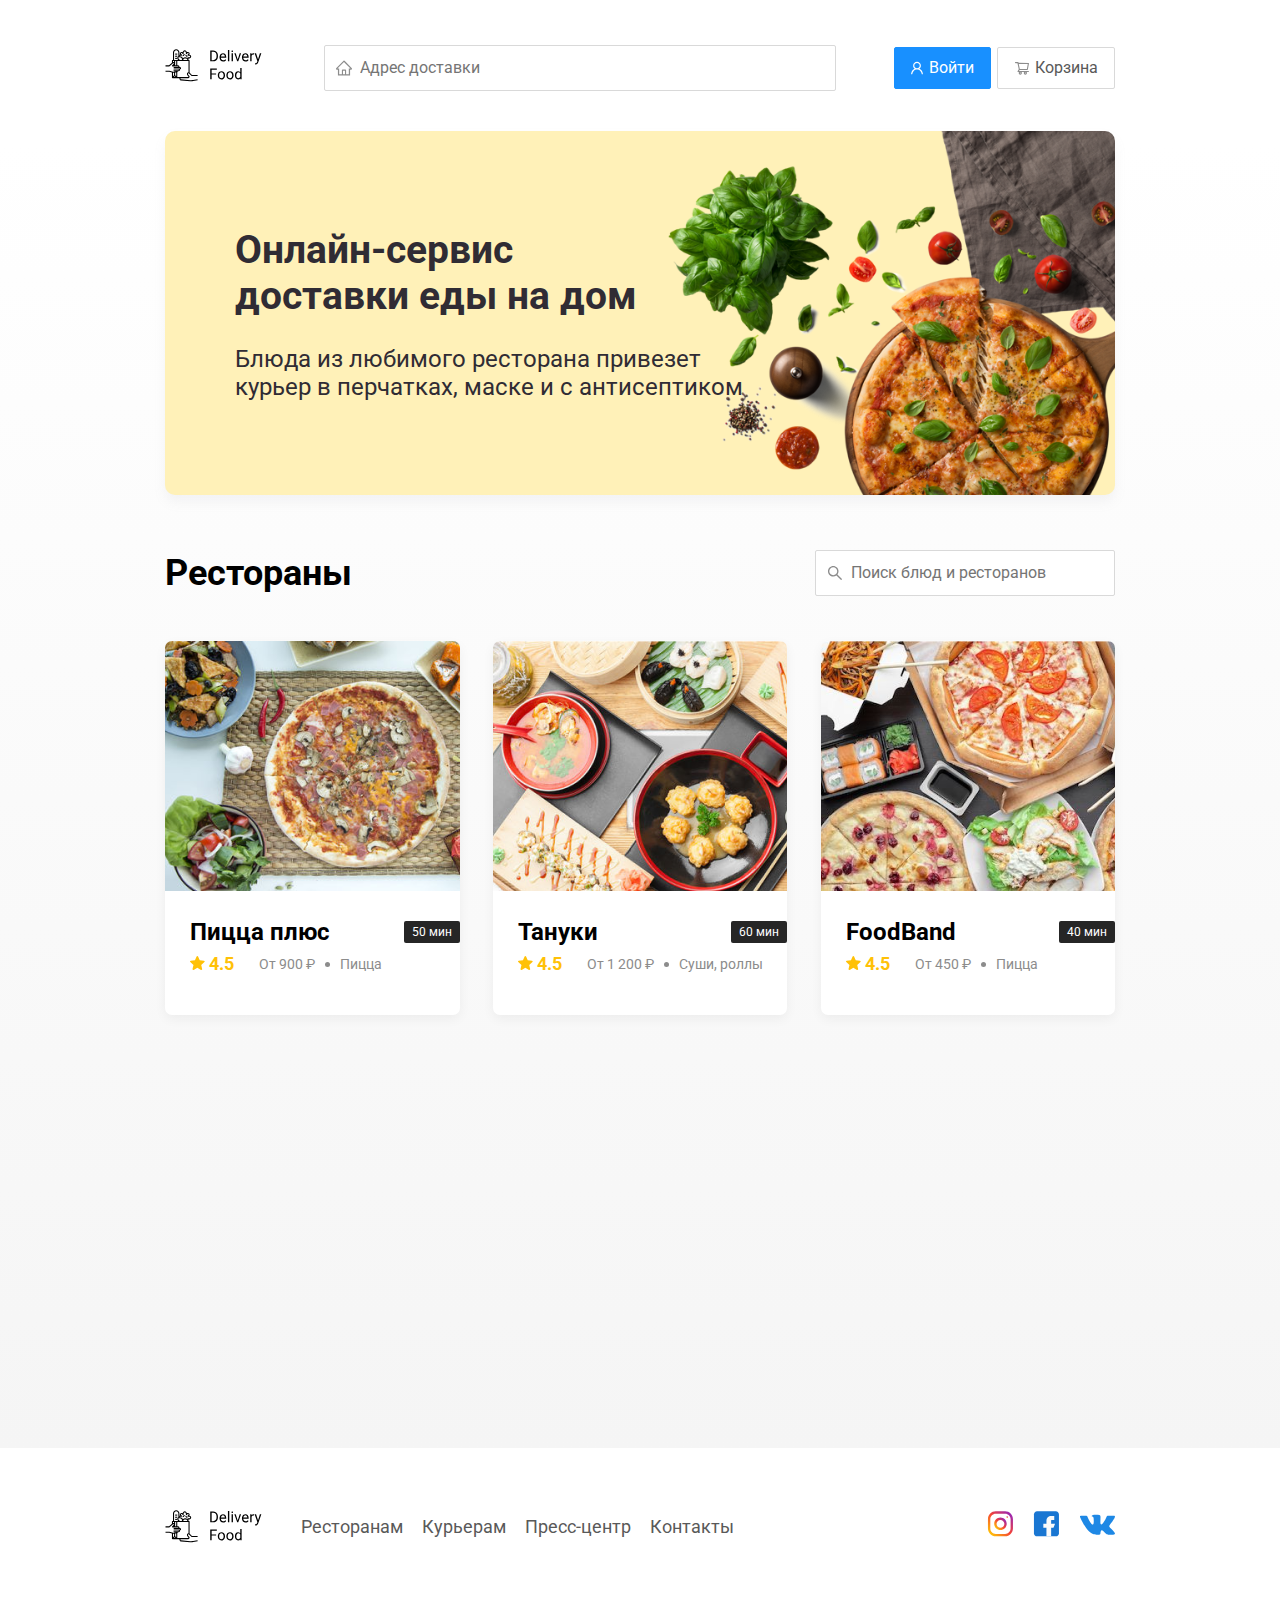
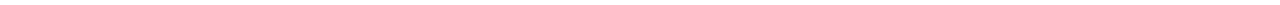
<file: index.html>
<!DOCTYPE html>
<html lang="ru">
<head>
    <meta charset="UTF-8">
    <meta name="viewport" content="width=device-width, initial-scale=1.0">
    <title>Delivery Food - доставка еды на дом</title>
    <link href="https://fonts.googleapis.com/css?family=Roboto:400,700&display=swap&subset=cyrillic" rel="stylesheet">
    <link rel="stylesheet" href="css/normalize.css">
    <link rel="stylesheet" href="css/animate.css">
    <link rel="stylesheet" href="css/style.css">
</head>
<body>
    <div class="container">
        <header class="header">
            <a href="index.html" class="logo">
                <img src="img/logo.svg" alt="Логотип">
            </a>
            <input type="text" class="input input-address" placeholder="Адрес доставки">
            <div class="buttons">
                <button class="button button-primary">
                    <img src="img/user.svg" alt="user" class="button-icon">
                    <span class="button-text">Войти</span>
                </button>
                <button class="button" id="cart-button">
                    <img src="img/shopping-cart.svg" alt="shopping cart" class="button-icon">
                    <span class="button-text">Корзина</span>
                </button>
            </div>
        </header>
    </div>

    <main class="main">
        <div class="container">

            <section class="promo">
                <h1 class="promo-title">Онлайн-сервис <br>доставки еды на дом</h1>
                <p class="promo-text">
                    Блюда из любимого ресторана привезет <br>курьер в перчатках, маске и с антисептиком
                </p>
            </section>
            
            <section class="restaurants">
                <div class="section-heading">
                    <h2 class="section-title">Рестораны</h2>
                    <input type="text" class="input input-search" placeholder="Поиск блюд и ресторанов">
                </div>
                <div class="cards">
                    <a href="restaurant.html" class="card wow fadeInUp" data-wow-delay="0.2s">
                        <img src="img/image1.png" alt="" class="card-image">
                        <div class="card-text">
                            <div class="card-heading">
                                <h3 class="card-title">Пицца плюс</h3>
                                <span class="card-tag tag">50 мин</span>
                            </div>
                            <!-- /.card-heading -->
                            <div class="card-info">
                                <div class="rating">
                                    <img src="img/star.svg" alt="rating" class="rating-star">
                                    4.5
                                </div>
                                <div class="price">От 900 ₽</div>
                                <div class="category">Пицца</div>
                            </div>
                            <!-- /.card-info -->
                        </div>
                        <!-- /.card-text -->
                    </a>
                    <!-- /.card -->
            
                    <a href="restaurant.html" class="card wow fadeInUp" data-wow-delay="0.4s">
                        <img src="img/image2.png" alt="" class="card-image">
                        <div class="card-text">
                            <div class="card-heading">
                                <h3 class="card-title">Тануки</h3>
                                <span class="card-tag tag">60 мин</span>
                            </div>
                            <!-- /.card-heading -->
                            <div class="card-info">
                                <div class="rating">
                                    <img src="img/star.svg" alt="rating" class="rating-star">
                                    4.5
                                </div>
                                <div class="price">От 1 200 ₽</div>
                                <div class="category">Суши, роллы</div>
                            </div>
                            <!-- /.card-info -->
                        </div>
                        <!-- /.card-text -->
                    </a>
                    <!-- /.card -->
            
                    <a href="restaurant.html" class="card wow fadeInUp" data-wow-delay="0.6s">
                        <img src="img/image3.png" alt="" class="card-image">
                        <div class="card-text">
                            <div class="card-heading">
                                <h3 class="card-title">FoodBand</h3>
                                <span class="card-tag tag">40 мин</span>
                            </div>
                            <!-- /.card-heading -->
                            <div class="card-info">
                                <div class="rating">
                                    <img src="img/star.svg" alt="rating" class="rating-star">
                                    4.5
                                </div>
                                <div class="price">От 450 ₽</div>
                                <div class="category">Пицца</div>
                            </div>
                            <!-- /.card-info -->
                        </div>
                        <!-- /.card-text -->
                    </a>
                    <!-- /.card -->
            
                    <a href="restaurant.html" class="card wow fadeInUp" data-wow-delay="0.2s">
                        <img src="img/image4.png" alt="" class="card-image">
                        <div class="card-text">
                            <div class="card-heading">
                                <h3 class="card-title">Жадина-пицца</h3>
                                <span class="card-tag tag">55 мин</span>
                            </div>
                            <!-- /.card-heading -->
                            <div class="card-info">
                                <div class="rating">
                                    <img src="img/star.svg" alt="rating" class="rating-star">
                                    4.5
                                </div>
                                <div class="price">От 500 ₽</div>
                                <div class="category">Пицца</div>
                            </div>
                            <!-- /.card-info -->
                        </div>
                        <!-- /.card-text -->
                    </a>
                    <!-- /.card -->
            
                    <a href="restaurant.html" class="card wow fadeInUp" data-wow-delay="0.4s">
                        <img src="img/image5.png" alt="" class="card-image">
                        <div class="card-text">
                            <div class="card-heading">
                                <h3 class="card-title">Точка еды</h3>
                                <span class="card-tag tag">75 мин</span>
                            </div>
                            <!-- /.card-heading -->
                            <div class="card-info">
                                <div class="rating">
                                    <img src="img/star.svg" alt="rating" class="rating-star">
                                    4.5
                                </div>
                                <div class="price">От 1000 ₽</div>
                                <div class="category">Русская кухня</div>
                            </div>
                            <!-- /.card-info -->
                        </div>
                        <!-- /.card-text -->
                    </a>
                    <!-- /.card -->
            
                    <a href="restaurant.html" class="card wow fadeInUp" data-wow-delay="0.6s">
                        <img src="img/image6.png" alt="" class="card-image">
                        <div class="card-text">
                            <div class="card-heading">
                                <h3 class="card-title">PizzaBurger</h3>
                                <span class="card-tag tag">45 мин</span>
                            </div>
                            <!-- /.card-heading -->
                            <div class="card-info">
                                <div class="rating">
                                    <img src="img/star.svg" alt="rating" class="rating-star">
                                    4.5
                                </div>
                                <div class="price">От 700 ₽</div>
                                <div class="category">Пицца</div>
                            </div>
                            <!-- /.card-info -->
                        </div>
                        <!-- /.card-text -->
                    </a>
                    <!-- /.card -->
            
                </div>
                <!-- /.cards -->
            </section>

        </div>
    </main>

    <footer class="footer">
        <div class="container">
            <div class="footer-block">
                <img src="img/logo.svg" alt="logo" class="logo footer-logo">
                <nav class="footer-nav">
                    <a href="#" class="footer-link">Ресторанам</a>
                    <a href="#" class="footer-link">Курьерам</a>
                    <a href="#" class="footer-link">Пресс-центр</a>
                    <a href="#" class="footer-link">Контакты</a>
                </nav>
                <div class="social-links">
                    <a href="#" class="social-link"><img src="img/instagram.svg" alt="Instagram"></a>
                    <a href="#" class="social-link"><img src="img/fb.svg" alt="Facebook"></a>
                    <a href="#" class="social-link"><img src="img/vk.svg" alt="VK"></a>
                </div>
            </div>
        </div>
    </footer>

    <div class="modal">
        <div class="modal-dialog">
            <div class="modal-header">
                <h3 class="modal-title">Корзина</h3>
                <button class="close">&times;</button>
            </div>

            <div class="modal-body">
                <div class="food-row">
                    <span class="food-name">Ролл угорь стандарт</span>
                    <strong class="food-price">250 ₽</strong>
                    <div class="food-counter">
                        <button class="counter-button">-</button>
                        <span class="counter">1</span>
                        <button class="counter-button">+</button>
                    </div>
                </div>
                <!-- /.foods-row -->
                <div class="food-row">
                    <span class="food-name">Ролл угорь стандарт</span>
                    <strong class="food-price">250 ₽</strong>
                    <div class="food-counter">
                        <button class="counter-button">-</button>
                        <span class="counter">1</span>
                        <button class="counter-button">+</button>
                    </div>
                </div>
                <!-- /.foods-row -->
                <div class="food-row">
                    <span class="food-name">Ролл угорь стандарт</span>
                    <strong class="food-price">250 ₽</strong>
                    <div class="food-counter">
                        <button class="counter-button">-</button>
                        <span class="counter">1</span>
                        <button class="counter-button">+</button>
                    </div>
                </div>
                <!-- /.foods-row -->
                <div class="food-row">
                    <span class="food-name">Ролл угорь стандарт</span>
                    <strong class="food-price">250 ₽</strong>
                    <div class="food-counter">
                        <button class="counter-button">-</button>
                        <span class="counter">1</span>
                        <button class="counter-button">+</button>
                    </div>
                </div>
                <!-- /.foods-row -->
            </div>

            <div class="modal-footer">
                <span class="modal-pricetag">1000 ₽</span>
                <div class="footer-buttons">
                    <button class="button button-primary">Оформить заказ</button>
                    <button class="button">Отмена</button>
                </div>
            </div>
        </div>
        <!-- /.modal-dialog -->
    </div>

    <script src="js/wow.min.js"></script>
    <script src="js/main.js"></script>

</body>
</html>
</file>
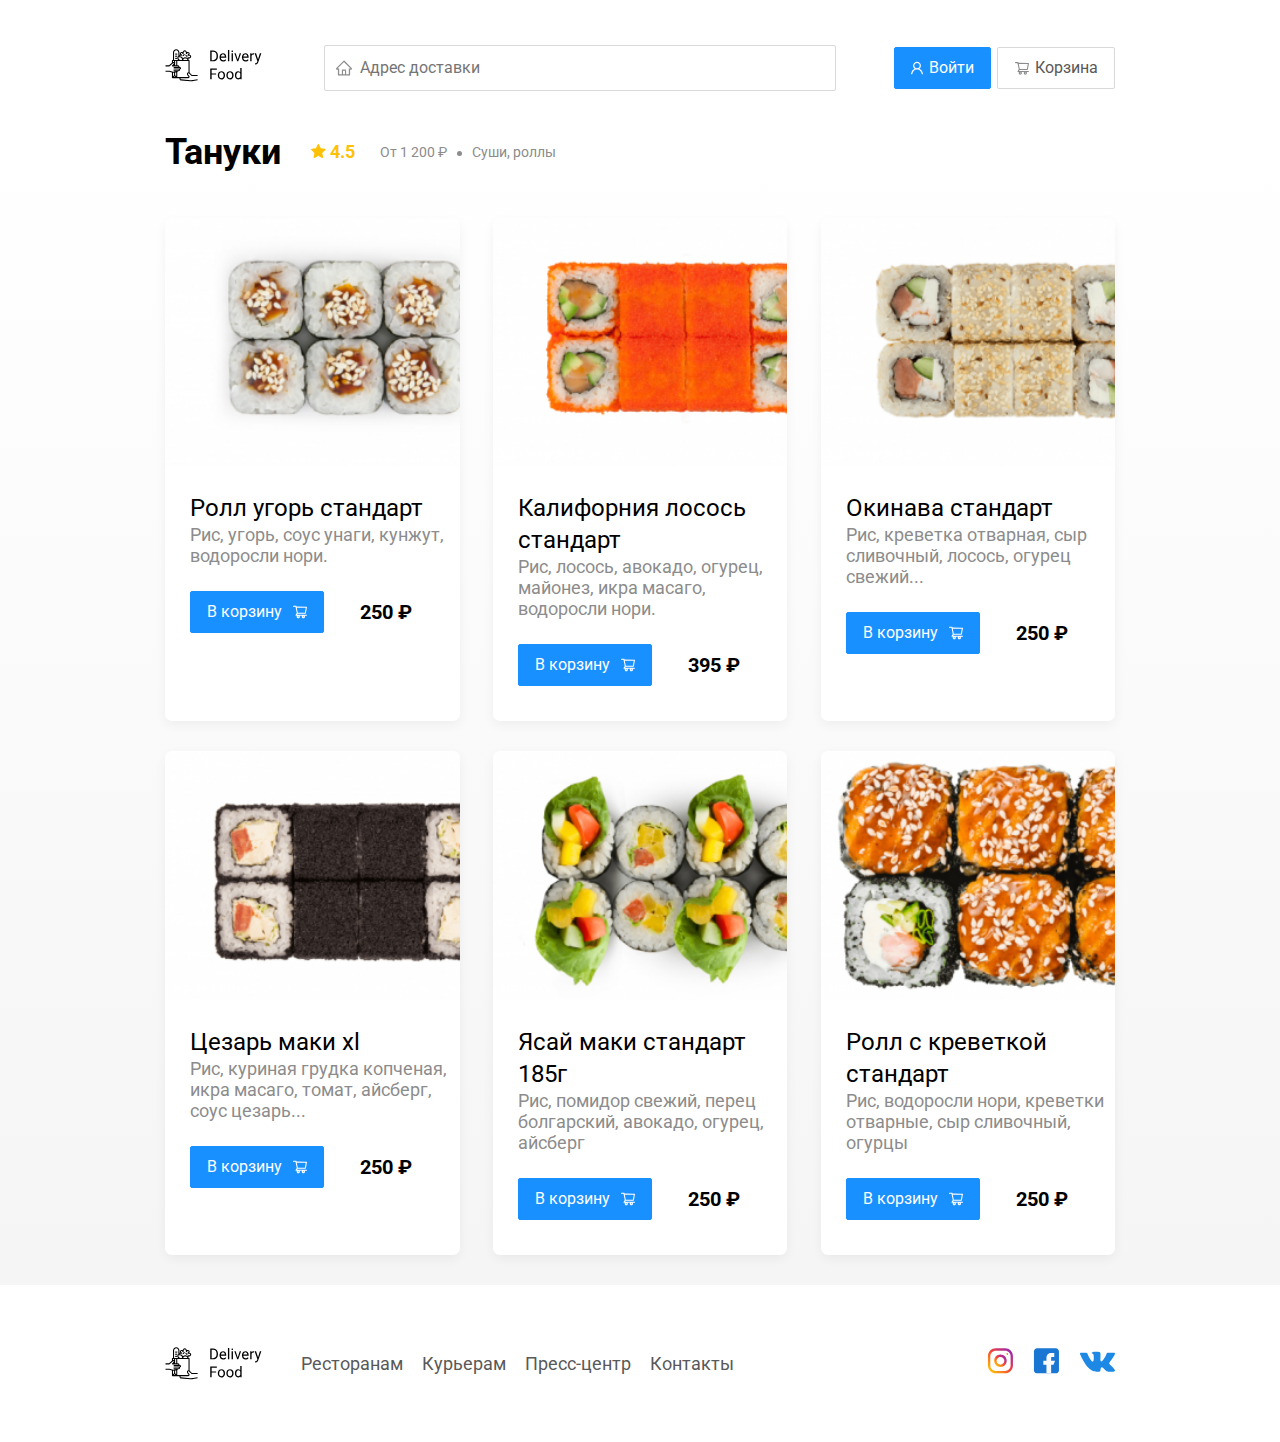
<file: restaurant.html>
<!DOCTYPE html>
<html lang="ru">
<head>
    <meta charset="UTF-8">
    <meta name="viewport" content="width=device-width, initial-scale=1.0">
    <title>Тануки | Delivery Food - доставка еды на дом</title>
    <link href="https://fonts.googleapis.com/css?family=Roboto:400,700&display=swap&subset=cyrillic" rel="stylesheet">
    <link rel="stylesheet" href="css/normalize.css">
    <link rel="stylesheet" href="css/animate.css">
    <link rel="stylesheet" href="css/style.css">
</head>
<body>
    <div class="container">
        <header class="header">
            <a href="index.html" class="logo">
                <img src="img/logo.svg" alt="Логотип">
            </a>
            <input type="text" class="input input-address" placeholder="Адрес доставки">
            <div class="buttons">
                <button class="button button-primary">
                    <img src="img/user.svg" alt="user" class="button-icon">
                    <span class="button-text">Войти</span>
                </button>
                <button class="button" id="cart-button">
                    <img src="img/shopping-cart.svg" alt="shopping cart" class="button-icon">
                    <span class="button-text">Корзина</span>
                </button>
            </div>
        </header>
    </div>

    <main class="main">
        <div class="container">
            
            <section class="restaurants">
                <div class="section-heading">
                    <h2 class="section-title">Тануки</h2>
                    <div class="card-info">
                        <div class="rating">
                            <img src="img/star.svg" alt="rating" class="rating-star">
                            4.5
                        </div>
                        <div class="price">От 1 200 ₽</div>
                        <div class="category">Суши, роллы</div>
                    </div>
                    <!-- /.card-info -->
                </div>

                <div class="cards">

                    <div class="card wow fadeInUp" data-wow-delay="0.2s">
                        <img src="img/rest-image1.png" alt="" class="card-image">
                        <div class="card-text">
                            <div class="card-heading">
                                <h3 class="card-title card-title-reg">Ролл угорь стандарт</h3>
                            </div>
                            <!-- /.card-heading -->
                            <div class="card-info">
                                <div class="ingredients">Рис, угорь, соус унаги, кунжут, водоросли нори.</div>
                            </div>
                            <!-- /.card-info -->
                            <div class="card-buttons">
                                <button class="button button-primary">
                                    <span class="button-card-text">В корзину</span>
                                    <img src="img/shopping-cart-white.svg" alt="shopping-cart" class="button-card-image">
                                </button>
                                <strong class="card-price-bold">250 ₽</strong>
                            </div>
                        </div>
                        <!-- /.card-text -->
                    </div>
                    <!-- /.card -->
            
                    <div class="card wow fadeInUp" data-wow-delay="0.4s">
                        <img src="img/rest-image2.png" alt="" class="card-image">
                        <div class="card-text">
                            <div class="card-heading">
                                <h3 class="card-title card-title-reg">Калифорния лосось стандарт</h3>
                            </div>
                            <!-- /.card-heading -->
                            <div class="card-info">
                                <div class="ingredients">Рис, лосось, авокадо, огурец, майонез, икра масаго, водоросли
                                    нори.</div>
                            </div>
                            <!-- /.card-info -->
                            <div class="card-buttons">
                                <button class="button button-primary">
                                    <span class="button-card-text">В корзину</span>
                                    <img src="img/shopping-cart-white.svg" alt="shopping-cart" class="button-card-image">
                                </button>
                                <strong class="card-price-bold">395 ₽</strong>
                            </div>
                        </div>
                        <!-- /.card-text -->
                    </div>
                    <!-- /.card -->
            
                    <div class="card wow fadeInUp" data-wow-delay="0.6s">
                        <img src="img/rest-image3.png" alt="" class="card-image">
                        <div class="card-text">
                            <div class="card-heading">
                                <h3 class="card-title card-title-reg">Окинава стандарт</h3>
                            </div>
                            <!-- /.card-heading -->
                            <div class="card-info">
                                <div class="ingredients"> Рис, креветка отварная, сыр сливочный, лосось, огурец свежий...
                                </div>
                            </div>
                            <!-- /.card-info -->
                            <div class="card-buttons">
                                <button class="button button-primary">
                                    <span class="button-card-text">В корзину</span>
                                    <img src="img/shopping-cart-white.svg" alt="shopping-cart" class="button-card-image">
                                </button>
                                <strong class="card-price-bold">250 ₽</strong>
                            </div>
                        </div>
                        <!-- /.card-text -->
                    </div>
                    <!-- /.card -->
            
                    <div class="card wow fadeInUp" data-wow-delay="0.2s">
                        <img src="img/rest-image4.png" alt="" class="card-image">
                        <div class="card-text">
                            <div class="card-heading">
                                <h3 class="card-title card-title-reg">Цезарь маки xl</h3>
                            </div>
                            <!-- /.card-heading -->
                            <div class="card-info">
                                <div class="ingredients">Рис, куриная грудка копченая, икра масаго, томат, айсберг, соус
                                    цезарь...</div>
                            </div>
                            <!-- /.card-info -->
                            <div class="card-buttons">
                                <button class="button button-primary">
                                    <span class="button-card-text">В корзину</span>
                                    <img src="img/shopping-cart-white.svg" alt="shopping-cart" class="button-card-image">
                                </button>
                                <strong class="card-price-bold">250 ₽</strong>
                            </div>
                        </div>
                        <!-- /.card-text -->
                    </div>
                    <!-- /.card -->
            
                    <div class="card wow fadeInUp" data-wow-delay="0.4s">
                        <img src="img/rest-image5.png" alt="" class="card-image">
                        <div class="card-text">
                            <div class="card-heading">
                                <h3 class="card-title card-title-reg">Ясай маки стандарт 185г</h3>
                            </div>
                            <!-- /.card-heading -->
                            <div class="card-info">
                                <div class="ingredients">Рис, помидор свежий, перец болгарский, авокадо, огурец, айсберг
                                </div>
                            </div>
                            <!-- /.card-info -->
                            <div class="card-buttons">
                                <button class="button button-primary">
                                    <span class="button-card-text">В корзину</span>
                                    <img src="img/shopping-cart-white.svg" alt="shopping-cart" class="button-card-image">
                                </button>
                                <strong class="card-price-bold">250 ₽</strong>
                            </div>
                        </div>
                        <!-- /.card-text -->
                    </div>
                    <!-- /.card -->
            
                    <div class="card wow fadeInUp" data-wow-delay="0.6s">
                        <img src="img/rest-image6.png" alt="" class="card-image">
                        <div class="card-text">
                            <div class="card-heading">
                                <h3 class="card-title card-title-reg">Ролл с креветкой стандарт</h3>
                            </div>
                            <!-- /.card-heading -->
                            <div class="card-info">
                                <div class="ingredients">Рис, водоросли нори, креветки отварные, сыр сливочный, огурцы
                                </div>
                            </div>
                            <!-- /.card-info -->
                            <div class="card-buttons">
                                <button class="button button-primary">
                                    <span class="button-card-text">В корзину</span>
                                    <img src="img/shopping-cart-white.svg" alt="shopping-cart" class="button-card-image">
                                </button>
                                <strong class="card-price-bold">250 ₽</strong>
                            </div>
                        </div>
                        <!-- /.card-text -->
                    </div>
                    <!-- /.card -->
            
                </div>
                <!-- /.cards -->
            </section>

        </div>
    </main>

    <footer class="footer">
        <div class="container">
            <div class="footer-block">
                <img src="img/logo.svg" alt="logo" class="logo footer-logo">
                <nav class="footer-nav">
                    <a href="#" class="footer-link">Ресторанам</a>
                    <a href="#" class="footer-link">Курьерам</a>
                    <a href="#" class="footer-link">Пресс-центр</a>
                    <a href="#" class="footer-link">Контакты</a>
                </nav>
                <div class="social-links">
                    <a href="#" class="social-link"><img src="img/instagram.svg" alt="Instagram"></a>
                    <a href="#" class="social-link"><img src="img/fb.svg" alt="Facebook"></a>
                    <a href="#" class="social-link"><img src="img/vk.svg" alt="VK"></a>
                </div>
            </div>
        </div>
    </footer>

    <div class="modal">
        <div class="modal-dialog">
            <div class="modal-header">
                <h3 class="modal-title">Корзина</h3>
                <button class="close">&times;</button>
            </div>

            <div class="modal-body">
                <div class="food-row">
                    <span class="food-name">Ролл угорь стандарт</span>
                    <strong class="food-price">250 ₽</strong>
                    <div class="food-counter">
                        <button class="counter-button">-</button>
                        <span class="counter">1</span>
                        <button class="counter-button">+</button>
                    </div>
                </div>
                <!-- /.foods-row -->
                <div class="food-row">
                    <span class="food-name">Ролл угорь стандарт</span>
                    <strong class="food-price">250 ₽</strong>
                    <div class="food-counter">
                        <button class="counter-button">-</button>
                        <span class="counter">1</span>
                        <button class="counter-button">+</button>
                    </div>
                </div>
                <!-- /.foods-row -->
                <div class="food-row">
                    <span class="food-name">Ролл угорь стандарт</span>
                    <strong class="food-price">250 ₽</strong>
                    <div class="food-counter">
                        <button class="counter-button">-</button>
                        <span class="counter">1</span>
                        <button class="counter-button">+</button>
                    </div>
                </div>
                <!-- /.foods-row -->
                <div class="food-row">
                    <span class="food-name">Ролл угорь стандарт</span>
                    <strong class="food-price">250 ₽</strong>
                    <div class="food-counter">
                        <button class="counter-button">-</button>
                        <span class="counter">1</span>
                        <button class="counter-button">+</button>
                    </div>
                </div>
                <!-- /.foods-row -->
            </div>

            <div class="modal-footer">
                <span class="modal-pricetag">1000 ₽</span>
                <div class="footer-buttons">
                    <button class="button button-primary">Оформить заказ</button>
                    <button class="button">Отмена</button>
                </div>
            </div>
        </div>
        <!-- /.modal-dialog -->
    </div>

    <script src="js/wow.min.js"></script>
    <script src="js/main.js"></script>

</body>
</html>
</file>
<file: css/style.css>
* {
    box-sizing: border-box;
}

body {
    font-family: 'Roboto', sans-serif;
    padding-top: 45px;
}

.container {
    max-width: 1200px;
    margin: auto;
}

.header {
    display: flex;
    align-items: center;
    justify-content: space-between;

    margin-bottom: 40px;
}

.input {
    background: #FFFFFF;
    border: 1px solid #D9D9D9;
    border-radius: 2px;
    background-repeat: no-repeat;
    background-position: left 11px center;

    font-size: 16px;
    line-height: 24px;

    padding: 10px;
    padding-left: 35px;
}

.input-address {
    flex: 0.8;

    background-image: url(../img/home.svg);
}

.input-search {
    margin-left: auto;

    width: 300px;

    background-image: url(../img/search.svg);
}

.buttons {
    display: flex;
    align-items: center;
}

.button {
    display: flex;
    align-items: center;
    padding: 8px 16px;

    background: #FFFFFF;
    border: 1px solid #D9D9D9;
    box-sizing: border-box;
    box-shadow: 0px 0px 2px rgba(0, 0, 0, 0.0015);
    border-radius: 2px;
    color: #595959;
    font-size: 16px;
    line-height: 24px;
}

.button-primary {
    margin-right: 6px;

    background-color: #1890ff;
    border: 1px solid #1890ff;
    color: #ffffff;
}

.button-icon {
    margin-right: 6px;
}

.button-card-text { 
    margin-right: 10px;
}

.promo {
    box-shadow: 0px 7px 12px rgba(158, 158, 163, 0.1);
    background-color: #FFF1B8;
    background-image: url(../img/promo-image.png);
    background-repeat: no-repeat;
    background-position: center right;

    border-radius: 10px;

    padding: 70px;
    margin-bottom: 55px;
}

.promo-title {
    font-style: normal;
    font-weight: bold;
    font-size: 39px;
    line-height: 46px;
    color: #302C34;
}

.promo-text {
    max-width: 540px;

    font-style: normal;
    font-weight: normal;
    font-size: 24px;
    line-height: 28px;
    color: #302C34;
}

.main {
    background: linear-gradient(180deg, rgba(245, 245, 245, 0) 1.04%, #F5F5F5 100%);
}

.section-heading {
    display: flex;
    align-items: center;

    margin-bottom: 45px;
}

.section-title {
    margin: 0;
    margin-right: 30px;

    font-style: normal;
    font-weight: bold;
    font-size: 36px;
    line-height: 42px;
    color: #000000;
}

.cards {
    display: flex;
    align-items: flex-start;
    justify-content: space-between;
    flex-wrap: wrap;
}

.card {
    align-self: stretch;
    flex-basis: 31%;

    background: #FFFFFF;
    box-shadow: 0px 4px 12px rgba(0, 0, 0, 0.05);
    border-radius: 7px;
    overflow: hidden;

    margin-bottom: 30px;

    text-decoration: none;
}

.card-image {
    width: 384px;
    height: 250px;
    object-fit: cover;
}

.card-text {
    padding-top: 20px;
    padding-bottom: 35px;
    padding-left: 25px;
    padding-left: 25px;
}

.card-heading {
    display: flex;
    align-items: center;
    justify-content: space-between;
}

.card-title {
    margin: 0;
    font-style: normal;
    font-weight: bold;
    font-size: 24px;
    line-height: 32px;
    color: #000000;
}

.card-title-reg {
    font-weight: 400;

}

.card-tag {
    padding: 1px 8px;

    font-style: normal;
    font-weight: normal;
    font-size: 12px;
    line-height: 20px;
    color: #FFFFFF;

    background: #262626;
    border-radius: 2px;
}

.card-info {
    display: flex;
    align-items: center;
    flex-wrap: wrap;
}

.card-buttons {
    display: flex;
    align-items: center;
    margin-top: 25px;
}

.card-price-bold {
    font-weight: bold;
    font-size: 20px;
    line-height: 32px;
    margin-left: 30px;
}

.rating {
    margin-right: 25px;

    color: #ffc107;
    font-style: normal;
    font-weight: bold;
    font-size: 18px;
    line-height: 32px;
}

.price,
.category {
    font-style: normal;
    font-weight: normal;
    font-size: 18px;
    line-height: 32px;
    color: #8C8C8C;
}

.price {
    margin-right: 10px;
}

.price::after {
    content: "";

    width: 5px;
    height: 5px;
    background-color: #8c8c8c;

    display: inline-block;
    vertical-align: middle;
    border-radius: 50%;
    margin-left: 10px;
}

.category {
    text-overflow: ellipsis;
    overflow: hidden;
    white-space: nowrap;
    max-width: 150px;
}

.ingredients {
    font-style: normal;
    font-weight: normal;
    font-size: 18px;
    line-height: 21px;
    color: #8C8C8C;
}

.footer {
    padding: 60px 0;
}

.footer-block {
    display: flex;
    align-items: center;
    justify-content: space-between;
}

.footer-nav {
    margin-left: 35px;
    margin-right: auto;
}

.footer-link {
    display: inline-block;

    color: #595959;
    text-decoration: none;
    font-style: normal;
    font-weight: normal;
    font-size: 18px;
    line-height: 21px;
}

.footer-link:not(:last-child) {
    margin-right: 15px;
}

.social-links {
    display: flex;
    align-items: center;
}

.social-link:not(:last-child) {
    margin-right: 20px;
}

.modal {
    display: none;

    position: fixed;
    left: 0;
    top: 0;
    width: 100%;
    height: 100%;

    background: rgba(0, 0, 0, 0.4);
}

.is-open {
    display: flex;
}

.modal-header {
    display: flex;
    align-items: center;
    justify-content: space-between;

    margin-bottom: 45px;
}

.modal-dialog {
    max-width: 780px;
    width: 95%;

    margin: auto;
    padding: 40px 45px;

    background: #ffffff;
    border-radius: 5px;
}

.modal-title {
    margin: 0;

    font-weight: bold;
    font-size: 36px;
    line-height: 42px;
}

.close {
    font-size: 36px;
    border: none;
    background-color: transparent;
}

.modal-body {
    margin-bottom: 50px;
}

.food-row {
    display: flex;
    align-items: flex-start;
    justify-content: space-between;

    padding-bottom: 10px;
    margin-bottom: 15px;
    
    border-bottom: 1px solid #d9d9d9;
}

.food-name {
    font-weight: normal;
    font-size: 18px;
    line-height: 32px;
}

.food-price {
    margin-left: auto;
    margin-right: 45px;

    font-weight: bold;
    font-size: 20px;
    line-height: 32px;
}

.food-counter {
    display: flex;
    align-items: center;
}

.counter-button {
    display: flex;
    align-items: center;
    justify-content: center;
    width: 40px;
    height: 35px;

    box-sizing: border-box;

    font-weight: normal;
    font-size: 14px;
    color: #40a9ff;
    background: #ffffff;
    border: 1px solid #40a9ff;
    border-radius: 2px;
}

.counter {
    font-size: 16px;
    line-height: 24px;
    margin-right: 10px;
    margin-left: 10px;
}

.modal-footer {
    display: flex;
    align-items: center;
    justify-content: space-between;
}

.footer-buttons {
    display: flex;
    align-items: center;
}

.modal-pricetag {
    padding: 15px 20px;

    font-size: 20px;
    line-height: 23px;
    color: #ffffff;
    background: #262626;
    border-radius: 5px;
}

/* Adaptive */

@media (max-width: 1366px) {
    .container {
        max-width: 950px;
    }

    .promo {
        background-position: center right -100px;
        background-size: 550px;
    }

    .category,
    .price {
        font-size: 14px;
    }
}

@media (max-width: 992px) {
    .container {
        max-width: 750px;
    }

    .promo {
        padding: 50px;
        background-size: 400px;
        background-position: center right -90px;
    }

    .promo-text {
        font-size: 18px;
        max-width: 400px;
    }
    
    .card {
        flex-basis: 49%;
    }

    .footer-link {
        font-size: 16px;
    }
}

@media (max-width: 768px) {
    .container {
        max-width: 560px;
    }

    .promo-title {
        font-size: 24px;
        line-height: 1.4;
    }

    .promo {
        background-size: 300px;
        background-position: top -70px right -90px;
    }

    .promo-text {
        margin-top: 0;
    }

    .card-info {
        flex-wrap: wrap;
    }

    .card .rating {
        flex-basis: 100%;
    }

    .card-title {
        font-size: 18px;
    }
}

@media (max-width: 578px) {
    .container {
        width: 90%;
    }

    .header {
        flex-wrap: wrap;
    }

    .input-address {
        margin-top: 15px;
        order: 5;
        flex: 1;
    }

    .promo {
        background-image: none;
    }

    .promo-title {
        margin-bottom: 10px;
    }

    .section-title {
        font-size: 20px;
    }

    .card {
        flex-basis: 100%;
    }
    
    .card-image {
        width: 100%;
    }

    .footer-block {
        align-items: flex-start;
    }

    .footer {
        padding: 30px 0;
    }

    .footer-nav {
        display: flex;
        flex-direction: column;

        order: 0;
        margin-left: 0;
        margin-right: 0;
    }

    .footer-logo {
        order: 1;
        margin-right: 15px;
    }

    .social-links {
        order: 2;
    }
}

@media (max-width: 480px) {
    .button-text {
        display: none;
    }

    .button-icon {
        margin: 0;
    }

    .button {
        min-height: 40px;
    }

    .promo {
        padding: 20px;
    }

    .section-heading {
        flex-wrap: wrap;
    }

    .footer-block {
        flex-wrap: wrap;
        flex-direction: column;
        align-items: center;
    }

    .footer-logo {
        order: 0;
        margin-bottom: 20px;
    }

    .footer-nav {
        margin-bottom: 20px;
        text-align: center;
    }

    .footer-link:not(:last-child) {
        margin-right: 0;
    }

}
</file>
